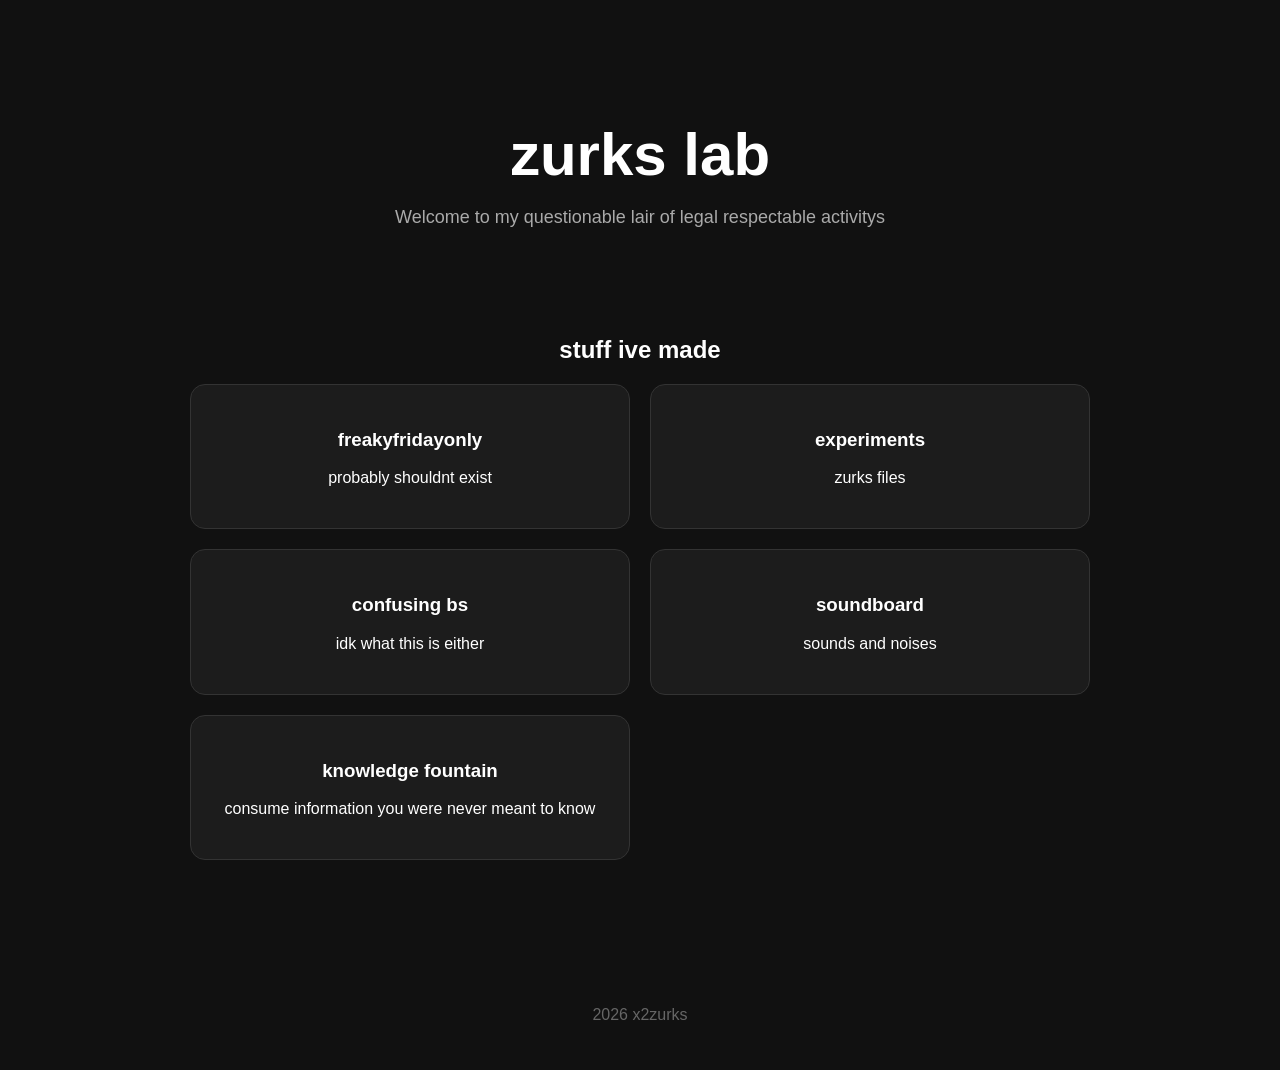
<file: index.html>
<!DOCTYPE html>
<html lang="en">
  <head>
    <meta charset="UTF-8">
    <meta name="viewport" content="width=device-width, initial-scale=1.0">
    <title>zurks lab</title>
    <link rel="stylesheet" href="style.css">
  </head>

  <body> 
      <header>
        <h1>zurks lab</h1>
        <p>Welcome to my questionable lair of legal respectable activitys</p>
      </header>

    <main>
      <h2>stuff ive made</h2>
      <div class="projects">
        <div class="card">
          <h3>freakyfridayonly</h3>
          <p>probably shouldnt exist</p>
        </div>
        <div class="card">
          <h3>experiments</h3>
          <p>zurks files</p>
        </div>
        <div class="card">
          <h3>confusing bs</h3>
          <p>idk what this is either</p>
        </div>
        <a href="./soundboard.html" class="card">
        <h3>soundboard</h3>
          <p>sounds and noises</p>
        </a>
        <a href="./knowledge-fountain.html" class="card">
    <h3>knowledge fountain</h3>
    <p>consume information you were never meant to know</p>
</a>
      </div>
    </main>

    <footer>
      <p>2026 x2zurks</p>
    </footer>

  </body>
</html>
</file>
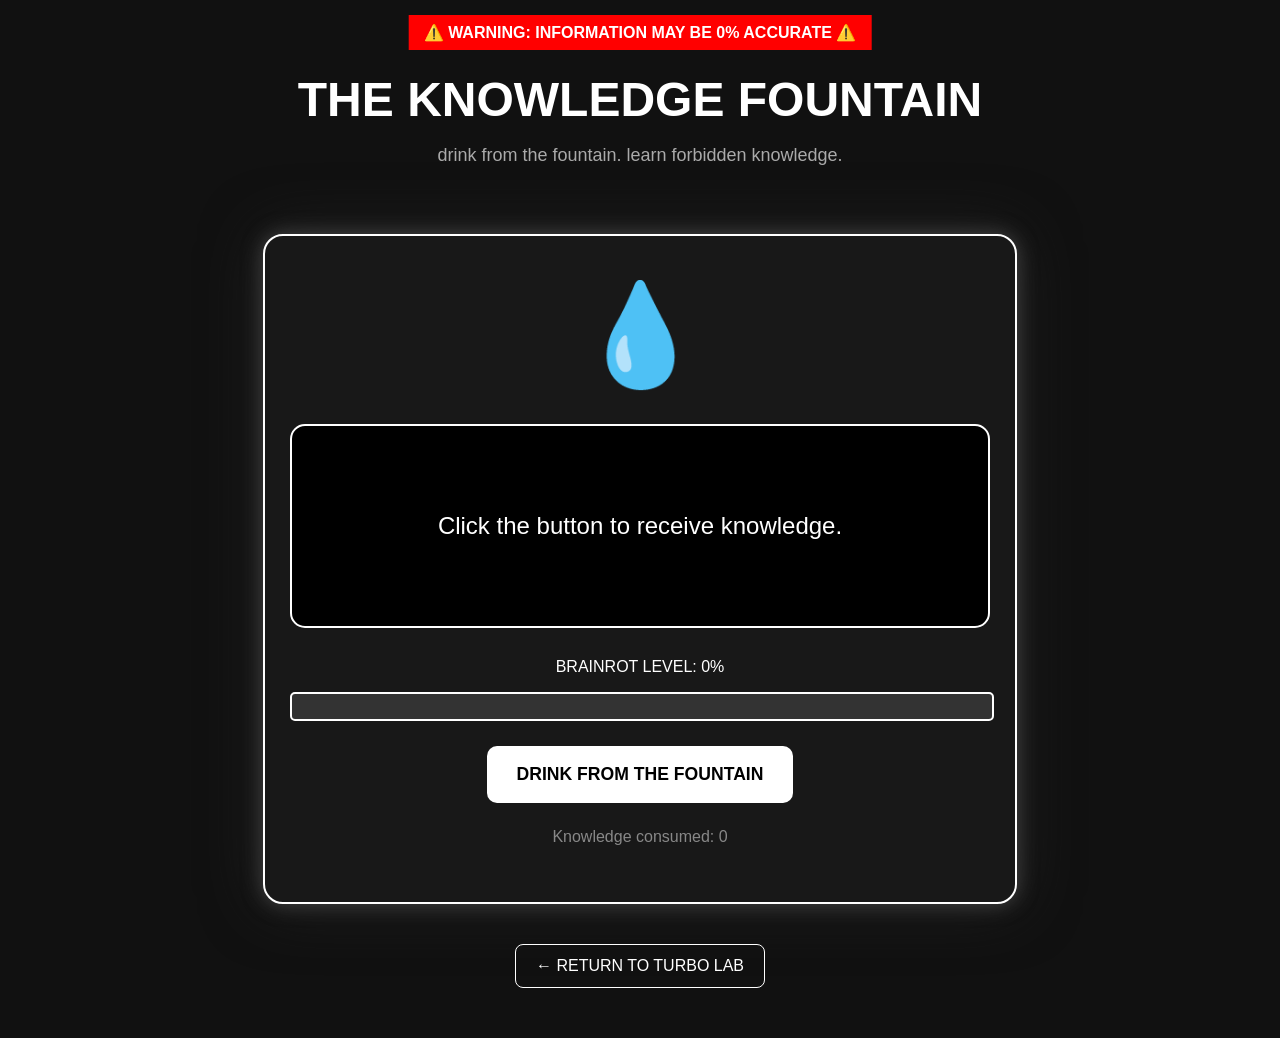
<file: knowledge-fountain.html>
<!DOCTYPE html>
<html lang="en">
<head>
    <meta charset="UTF-8">
    <meta name="viewport" content="width=device-width, initial-scale=1.0">

    <title>Knowledge Fountain</title>

    <!-- main website CSS -->
    <link rel="stylesheet" href="style.css">

    <!-- Knowledge Fountain CSS -->
    <link rel="stylesheet" href="knowledge-fountain.css">
</head>

<body>

    <header>
        <h1>THE KNOWLEDGE FOUNTAIN</h1>
        <p>drink from the fountain. learn forbidden knowledge.</p>
    </header>

    <main class="fountain-container">

        <div class="warning">
            ⚠️ WARNING: INFORMATION MAY BE 0% ACCURATE ⚠️
        </div>

        <section class="fountain">

            <div class="fountain-top">
                💧
            </div>

            <div class="knowledge-box" id="knowledgeBox">
                Click the button to receive knowledge.
            </div>
            <div class="brainrot-meter">
    <p>BRAINROT LEVEL: <span id="brainrotPercent">0%</span></p>

    <div class="meter-background">
        <div class="meter-fill" id="brainrotFill"></div>
    </div>
</div>

            <button id="knowledgeButton">
                DRINK FROM THE FOUNTAIN
            </button>

            <p class="counter">
                Knowledge consumed:
                <span id="knowledgeCount">0</span>
            </p>

        </section>

    </main>

    <a class="back-button" href="./index.html">
        ← RETURN TO TURBO LAB
    </a>

    <script src="knowledge-fountain.js"></script>

</body>
</html>
</file>
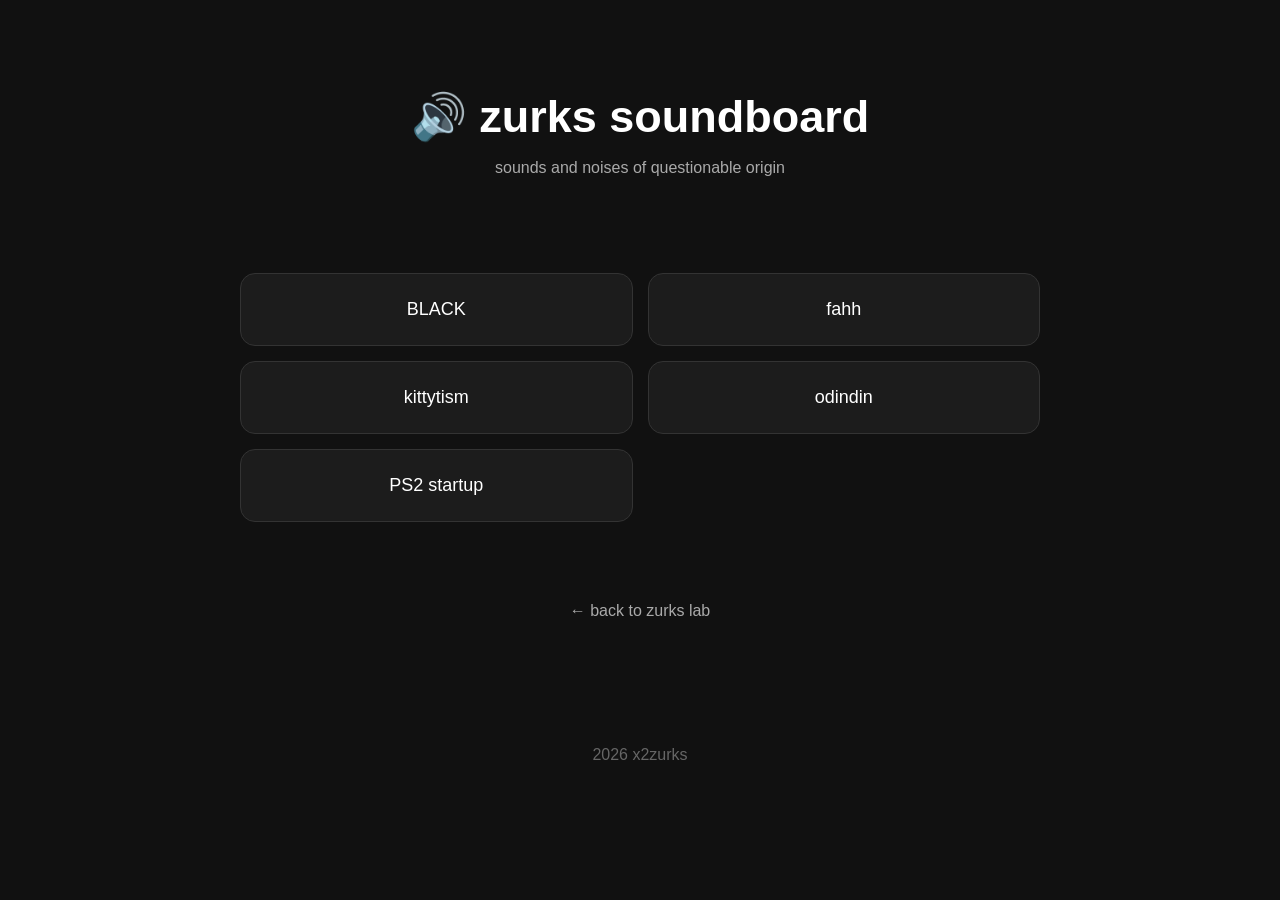
<file: soundboard.html>
<!DOCTYPE html>
<html lang="en">
<head>
    <meta charset="UTF-8">
    <meta name="viewport" content="width=device-width, initial-scale=1.0">
    <title>zurks soundboard</title>

    <style>
        body {
            font-family: Arial, sans-serif;
            background: #111;
            color: white;
            text-align: center;
            margin: 0;
        }

        header {
            padding: 60px 20px 30px;
        }

        h1 {
            font-size: 45px;
            margin-bottom: 10px;
        }

        header p {
            color: #aaa;
        }

        .soundboard {
            max-width: 800px;
            margin: 30px auto;
            display: grid;
            grid-template-columns: repeat(2, 1fr);
            gap: 15px;
            padding: 20px;
        }

        .sound-button {
            background: #1c1c1c;
            color: white;
            border: 1px solid #333;
            border-radius: 15px;
            padding: 25px;
            font-size: 18px;
            cursor: pointer;
        }

        .sound-button:hover {
            transform: translateY(-3px);
        }

        .sound-button:active {
            transform: scale(0.97);
        }

        .back {
            display: inline-block;
            margin: 30px;
            color: #aaa;
            text-decoration: none;
        }

        .back:hover {
            color: white;
        }

        footer {
            margin-top: 50px;
            padding: 30px;
            color: #666;
        }
    </style>
</head>

<body>

    <header>
        <h1>🔊 zurks soundboard</h1>
        <p>sounds and noises of questionable origin</p>
    </header>

    <main>

        <!-- SOUND BUTTONS -->

        <div class="soundboard">

            <button class="sound-button" onclick="playSound('sounds/BLACK.mp3')">
                BLACK
            </button>

            <button class="sound-button" onclick="playSound('sounds/fahh.mp3')">
                fahh
            </button>

            <button class="sound-button" onclick="playSound('sounds/kittytism.mp3')">
                kittytism
            </button>

            <button class="sound-button" onclick="playSound('sounds/odindin.mp3')">
                odindin
            </button>

            <button class="sound-button" onclick="playSound('sounds/ps2startup.mp3')">
                PS2 startup
            </button>

        </div>

        <a href="index.html" class="back">← back to zurks lab</a>

    </main>

    <footer>
        <p>2026 x2zurks</p>
    </footer>

    <script>
        function playSound(file) {
            let sound = new Audio(file);
            sound.play();
        }
    </script>

</body>
</html>
</file>
<file: style.css>
body {
    font-family: Arial, sans-serif;
    background: #111;
    color: white;
    margin: 0;
    text-align: center;
}

header {
    padding: 80px 20px 50px;
}

h1 {
    font-size: 60px;
    margin-bottom: 10px;
}

header p {
    color: #aaa;
    font-size: 18px;
}

main {
    max-width: 900px;
    margin: auto;
    padding: 20px;
}

.projects {
    display: grid;
    grid-template-columns: repeat(2, 1fr);
    gap: 20px;
}

.card {
    background: #1c1c1c;
    padding: 25px;
    border-radius: 15px;
    border: 1px solid #333;
}
a.card {
    color: white;
    text-decoration: none;
}

.card:hover {
    transform: translateY(-5px);
}

footer {
    margin-top: 80px;
    padding: 30px;
    color: #666;
}
</file>
<file: knowledge-fountain.css>
body {
    background: #111;
    color: white;
    font-family: Arial, sans-serif;
    text-align: center;
}

header {
    padding: 40px 20px 10px;
}

header h1 {
    font-size: 3rem;
    margin-bottom: 10px;
}

header p {
    color: #aaa;
}

.fountain-container {
    display: flex;
    justify-content: center;
    padding: 40px 20px;
}

.warning {
    position: fixed;
    top: 15px;
    left: 50%;
    transform: translateX(-50%);

    background: red;
    color: white;

    padding: 8px 15px;

    font-weight: bold;

    animation: warningPulse 1s infinite;
}

.fountain {
    width: 100%;
    max-width: 700px;
    padding: 40px 25px;

    border: 2px solid white;
    border-radius: 20px;

    background: #181818;

    box-shadow:
        0 0 20px #444,
        0 0 60px #222;
}

.fountain-top {
    font-size: 100px;

    animation: float 2s ease-in-out infinite;
}

.knowledge-box {
    min-height: 150px;

    display: flex;
    align-items: center;
    justify-content: center;

    margin: 30px 0;

    padding: 25px;

    background: #000;

    border: 2px solid white;

    border-radius: 15px;

    font-size: 1.5rem;

    line-height: 1.6;

    transition: opacity 0.15s ease;
}

#knowledgeButton {
    background: white;
    color: black;

    border: none;
    border-radius: 10px;

    padding: 18px 30px;

    font-size: 1.1rem;
    font-weight: bold;

    cursor: pointer;

    transition:
        transform 0.2s,
        background 0.2s;
}

#knowledgeButton:hover {
    transform: scale(1.08);

    background: #ddd;
}

#knowledgeButton:active {
    transform: scale(0.95);
}

.counter {
    margin-top: 25px;

    color: #888;
}

.back-button {
    display: inline-block;

    margin-bottom: 50px;

    color: white;

    text-decoration: none;

    padding: 12px 20px;

    border: 1px solid white;

    border-radius: 8px;
}

.back-button:hover {
    background: white;
    color: black;
}

@keyframes float {

    0%,
    100% {
        transform: translateY(0);
    }

    50% {
        transform: translateY(-15px);
    }
}

@keyframes warningPulse {

    0% {
        opacity: 1;
    }

    50% {
        opacity: 0.5;
    }

    100% {
        opacity: 1;
    }
}
.brainrot-meter {
    margin-bottom: 25px;
}

.meter-background {
    width: 100%;
    height: 25px;

    background: #333;

    border: 2px solid white;
    border-radius: 5px;

    overflow: hidden;
}

.meter-fill {
    width: 0%;
    height: 100%;

    background: red;

    transition: width 0.4s ease;
}
</file>
